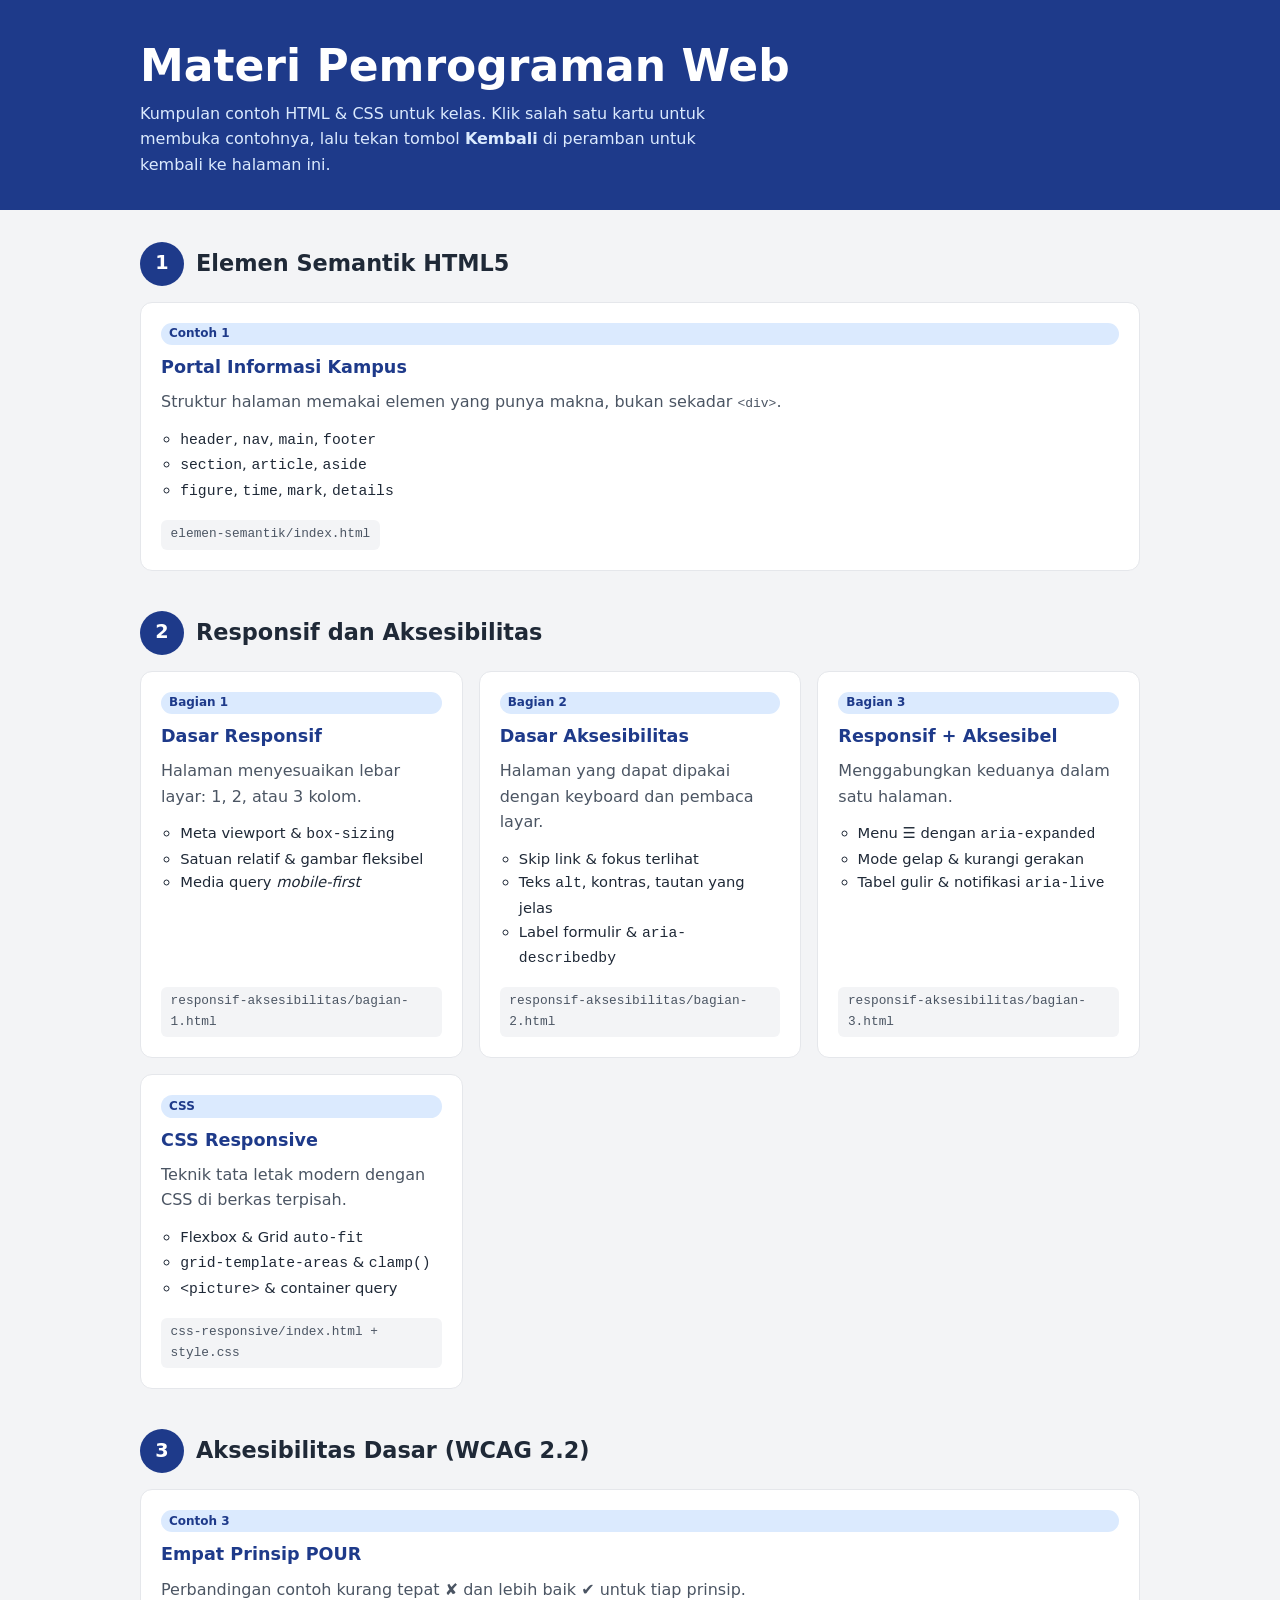
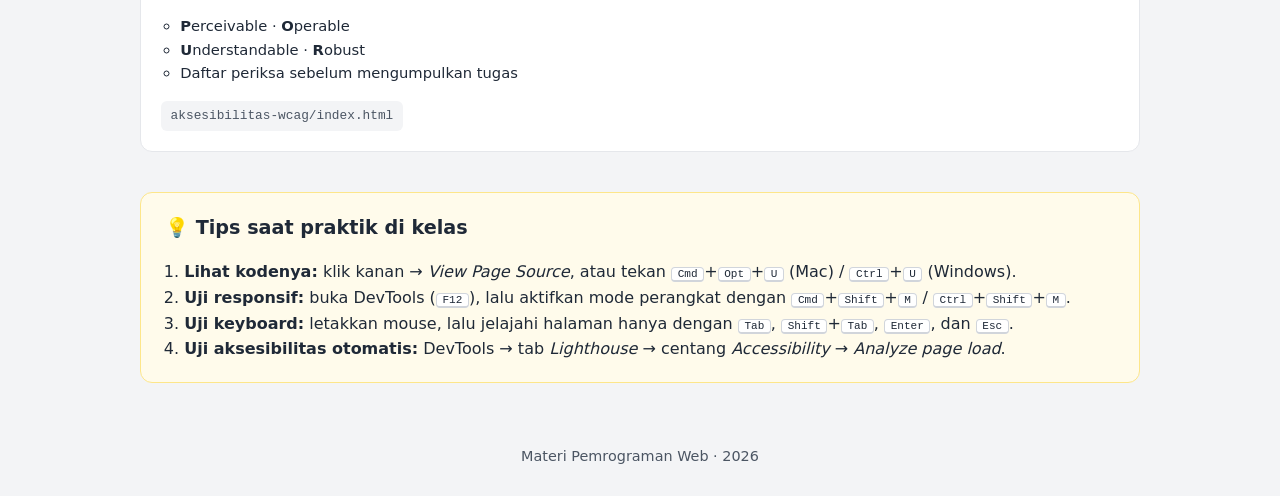
<file: index.html>
<!DOCTYPE html>
<html lang="id">
<head>
  <meta charset="UTF-8">
  <meta name="viewport" content="width=device-width, initial-scale=1.0">
  <title>Materi Pemrograman Web — Daftar Contoh</title>
  <style>
    :root {
      --utama: #1e3a8a;
      --utama-muda: #dbeafe;
      --teks: #1f2937;
      --redup: #4b5563;
      --latar: #f3f4f6;
      --kartu: #ffffff;
      --garis: #e5e7eb;
      --fokus: #f59e0b;
    }
    *, *::before, *::after { box-sizing: border-box; }
    body { margin: 0; font-family: system-ui, sans-serif; line-height: 1.6; color: var(--teks); background: var(--latar); }
    :focus-visible { outline: 3px solid var(--fokus); outline-offset: 3px; }
    .wadah { width: min(100% - 2rem, 1000px); margin-inline: auto; }

    header { background: var(--utama); color: #fff; padding: 2.5rem 0 2rem; }
    header h1 { margin: 0 0 .5rem; font-size: clamp(1.7rem, 1rem + 3vw, 2.75rem); line-height: 1.2; }
    header p { margin: 0; color: var(--utama-muda); max-width: 60ch; }

    main { padding-block: 2rem 3rem; }

    .pertemuan { margin-bottom: 2.5rem; }
    .pertemuan__kepala { display: flex; align-items: center; gap: .75rem; margin-bottom: 1rem; }
    .nomor {
      flex: none; width: 44px; height: 44px; border-radius: 50%;
      background: var(--utama); color: #fff; font-weight: 700; font-size: 1.2rem;
      display: grid; place-items: center;
    }
    .pertemuan h2 { margin: 0; font-size: 1.4rem; }

    .grid { list-style: none; padding: 0; margin: 0; display: grid; gap: 1rem;
            grid-template-columns: repeat(auto-fit, minmax(min(100%, 280px), 1fr)); }

    /* Seluruh kartu dapat diklik: tautan di judul diperluas lewat ::after */
    .kartu {
      position: relative;
      background: var(--kartu);
      border: 1px solid var(--garis);
      border-radius: 12px;
      padding: 1.25rem;
      display: flex; flex-direction: column;
      transition: transform .15s, box-shadow .15s, border-color .15s;
    }
    .kartu:hover { transform: translateY(-3px); box-shadow: 0 8px 20px rgba(0,0,0,.08); border-color: var(--utama); }
    .kartu:focus-within { border-color: var(--utama); }
    .kartu h3 { margin: 0 0 .5rem; font-size: 1.1rem; }
    .kartu h3 a { color: var(--utama); text-decoration: none; }
    .kartu h3 a::after { content: ""; position: absolute; inset: 0; border-radius: 12px; }
    .kartu p { margin: 0 0 .75rem; color: var(--redup); }
    .kartu ul { margin: 0 0 1rem; padding-left: 1.2rem; font-size: .92rem; }
    .berkas { margin-top: auto; font-family: ui-monospace, monospace; font-size: .8rem; color: var(--redup);
              background: var(--latar); padding: .3rem .6rem; border-radius: 6px; align-self: flex-start; }
    .label { display: inline-block; font-size: .75rem; font-weight: 600; padding: .1rem .5rem; border-radius: 999px;
             background: var(--utama-muda); color: var(--utama); margin-bottom: .5rem; }

    .tips { background: #fffbeb; border: 1px solid #fde68a; border-radius: 12px; padding: 1.25rem 1.5rem; }
    .tips h2 { margin-top: 0; font-size: 1.2rem; }
    .tips ol { margin: 0; padding-left: 1.2rem; }
    kbd { background: #fff; border: 1px solid #d1d5db; border-bottom-width: 2px; border-radius: 4px; padding: 0 .35rem; font-size: .85em; }

    footer { text-align: center; color: var(--redup); font-size: .9rem; padding-bottom: 2rem; }

    @media (prefers-reduced-motion: reduce) { .kartu { transition: none; } .kartu:hover { transform: none; } }
  </style>
</head>
<body>
  <header>
    <div class="wadah">
      <h1>Materi Pemrograman Web</h1>
      <p>Kumpulan contoh HTML &amp; CSS untuk kelas. Klik salah satu kartu untuk membuka contohnya,
         lalu tekan tombol <strong>Kembali</strong> di peramban untuk kembali ke halaman ini.</p>
    </div>
  </header>

  <main class="wadah">

    <!-- ========== 1 ========== -->
    <section class="pertemuan" aria-labelledby="m1">
      <div class="pertemuan__kepala">
        <span class="nomor" aria-hidden="true">1</span>
        <h2 id="m1">Elemen Semantik HTML5</h2>
      </div>
      <ul class="grid">
        <li class="kartu">
          <span class="label">Contoh 1</span>
          <h3><a href="elemen-semantik/index.html">Portal Informasi Kampus</a></h3>
          <p>Struktur halaman memakai elemen yang punya makna, bukan sekadar <code>&lt;div&gt;</code>.</p>
          <ul>
            <li><code>header</code>, <code>nav</code>, <code>main</code>, <code>footer</code></li>
            <li><code>section</code>, <code>article</code>, <code>aside</code></li>
            <li><code>figure</code>, <code>time</code>, <code>mark</code>, <code>details</code></li>
          </ul>
          <span class="berkas">elemen-semantik/index.html</span>
        </li>
      </ul>
    </section>

    <!-- ========== 2 ========== -->
    <section class="pertemuan" aria-labelledby="m2">
      <div class="pertemuan__kepala">
        <span class="nomor" aria-hidden="true">2</span>
        <h2 id="m2">Responsif dan Aksesibilitas</h2>
      </div>
      <ul class="grid">
        <li class="kartu">
          <span class="label">Bagian 1</span>
          <h3><a href="responsif-aksesibilitas/bagian-1.html">Dasar Responsif</a></h3>
          <p>Halaman menyesuaikan lebar layar: 1, 2, atau 3 kolom.</p>
          <ul>
            <li>Meta viewport &amp; <code>box-sizing</code></li>
            <li>Satuan relatif &amp; gambar fleksibel</li>
            <li>Media query <em>mobile-first</em></li>
          </ul>
          <span class="berkas">responsif-aksesibilitas/bagian-1.html</span>
        </li>
        <li class="kartu">
          <span class="label">Bagian 2</span>
          <h3><a href="responsif-aksesibilitas/bagian-2.html">Dasar Aksesibilitas</a></h3>
          <p>Halaman yang dapat dipakai dengan keyboard dan pembaca layar.</p>
          <ul>
            <li>Skip link &amp; fokus terlihat</li>
            <li>Teks <code>alt</code>, kontras, tautan yang jelas</li>
            <li>Label formulir &amp; <code>aria-describedby</code></li>
          </ul>
          <span class="berkas">responsif-aksesibilitas/bagian-2.html</span>
        </li>
        <li class="kartu">
          <span class="label">Bagian 3</span>
          <h3><a href="responsif-aksesibilitas/bagian-3.html">Responsif + Aksesibel</a></h3>
          <p>Menggabungkan keduanya dalam satu halaman.</p>
          <ul>
            <li>Menu ☰ dengan <code>aria-expanded</code></li>
            <li>Mode gelap &amp; kurangi gerakan</li>
            <li>Tabel gulir &amp; notifikasi <code>aria-live</code></li>
          </ul>
          <span class="berkas">responsif-aksesibilitas/bagian-3.html</span>
        </li>
        <li class="kartu">
          <span class="label">CSS</span>
          <h3><a href="css-responsive/index.html">CSS Responsive</a></h3>
          <p>Teknik tata letak modern dengan CSS di berkas terpisah.</p>
          <ul>
            <li>Flexbox &amp; Grid <code>auto-fit</code></li>
            <li><code>grid-template-areas</code> &amp; <code>clamp()</code></li>
            <li><code>&lt;picture&gt;</code> &amp; container query</li>
          </ul>
          <span class="berkas">css-responsive/index.html + style.css</span>
        </li>
      </ul>
    </section>

    <!-- ========== 3 ========== -->
    <section class="pertemuan" aria-labelledby="m3">
      <div class="pertemuan__kepala">
        <span class="nomor" aria-hidden="true">3</span>
        <h2 id="m3">Aksesibilitas Dasar (WCAG 2.2)</h2>
      </div>
      <ul class="grid">
        <li class="kartu">
          <span class="label">Contoh 3</span>
          <h3><a href="aksesibilitas-wcag/index.html">Empat Prinsip POUR</a></h3>
          <p>Perbandingan contoh kurang tepat ✘ dan lebih baik ✔ untuk tiap prinsip.</p>
          <ul>
            <li><strong>P</strong>erceivable · <strong>O</strong>perable</li>
            <li><strong>U</strong>nderstandable · <strong>R</strong>obust</li>
            <li>Daftar periksa sebelum mengumpulkan tugas</li>
          </ul>
          <span class="berkas">aksesibilitas-wcag/index.html</span>
        </li>
      </ul>
    </section>

    <!-- ========== Tips ========== -->
    <section class="tips" aria-labelledby="tips">
      <h2 id="tips">💡 Tips saat praktik di kelas</h2>
      <ol>
        <li><strong>Lihat kodenya:</strong> klik kanan → <em>View Page Source</em>, atau tekan <kbd>Cmd</kbd>+<kbd>Opt</kbd>+<kbd>U</kbd> (Mac) / <kbd>Ctrl</kbd>+<kbd>U</kbd> (Windows).</li>
        <li><strong>Uji responsif:</strong> buka DevTools (<kbd>F12</kbd>), lalu aktifkan mode perangkat dengan <kbd>Cmd</kbd>+<kbd>Shift</kbd>+<kbd>M</kbd> / <kbd>Ctrl</kbd>+<kbd>Shift</kbd>+<kbd>M</kbd>.</li>
        <li><strong>Uji keyboard:</strong> letakkan mouse, lalu jelajahi halaman hanya dengan <kbd>Tab</kbd>, <kbd>Shift</kbd>+<kbd>Tab</kbd>, <kbd>Enter</kbd>, dan <kbd>Esc</kbd>.</li>
        <li><strong>Uji aksesibilitas otomatis:</strong> DevTools → tab <em>Lighthouse</em> → centang <em>Accessibility</em> → <em>Analyze page load</em>.</li>
      </ol>
    </section>
  </main>

  <footer>
    <p>Materi Pemrograman Web · 2026</p>
  </footer>
</body>
</html>
</file>
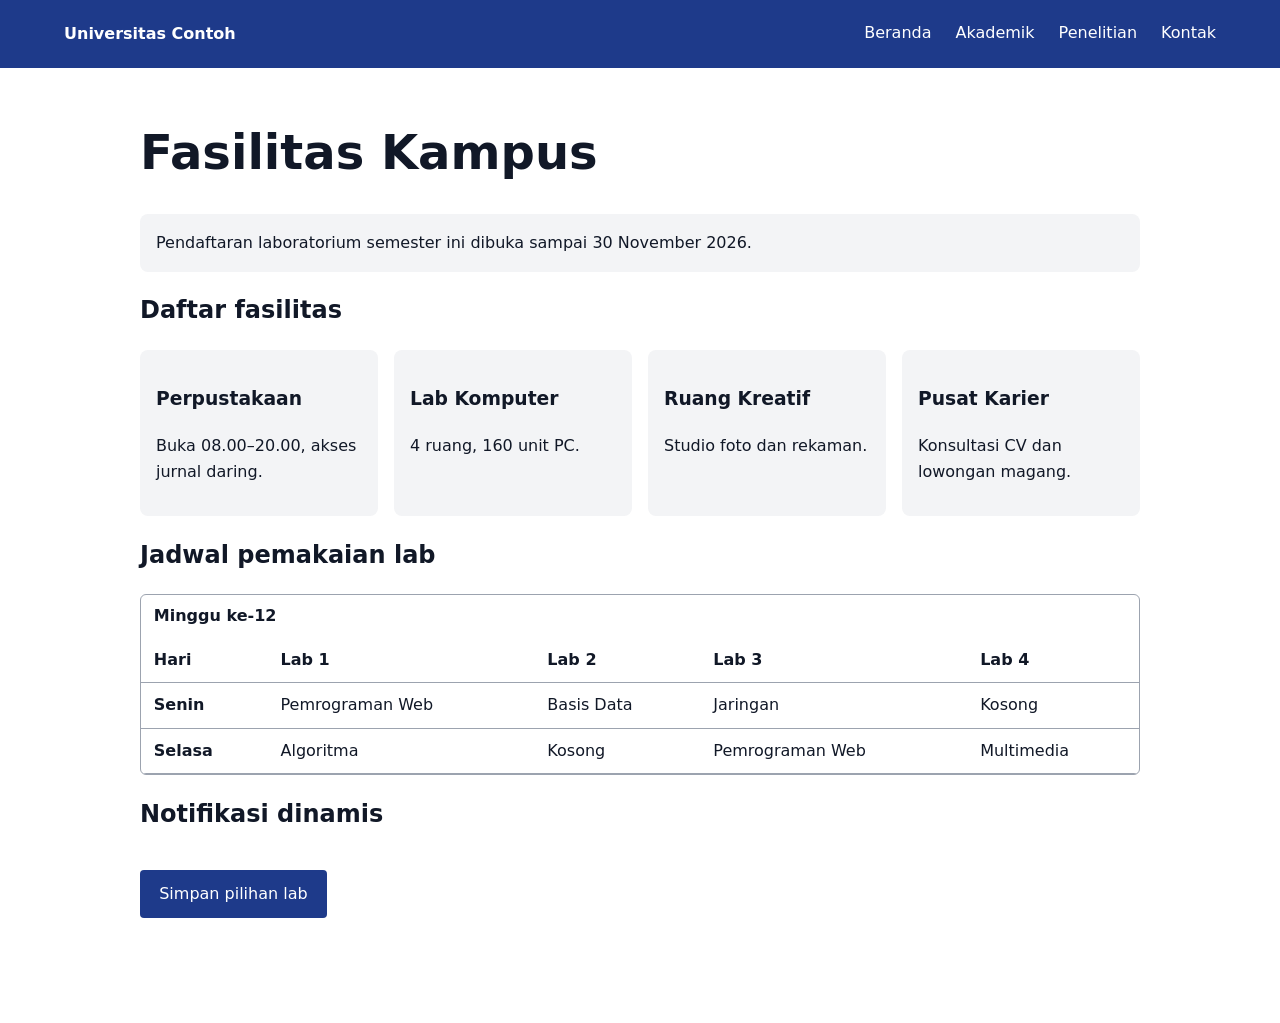
<file: responsif-aksesibilitas/bagian-3.html>
<!DOCTYPE html>
<html lang="id">
<head>
  <meta charset="UTF-8">
  <meta name="viewport" content="width=device-width, initial-scale=1.0">
  <title>Bagian 3 — Responsif + Aksesibel Sekaligus</title>
  <style>
    /* 1. Variabel warna + mode gelap mengikuti setelan sistem pengguna */
    :root {
      --latar: #ffffff;
      --teks: #111827;
      --utama: #1e3a8a;
      --kartu: #f3f4f6;
      --fokus: #f59e0b;
    }
    @media (prefers-color-scheme: dark) {
      :root {
        --latar: #0f172a;
        --teks: #e5e7eb;
        --utama: #3b82f6;
        --kartu: #1e293b;
      }
    }

    *, *::before, *::after { box-sizing: border-box; }
    body { margin: 0; font-family: system-ui, sans-serif; line-height: 1.6; background: var(--latar); color: var(--teks); }
    :focus-visible { outline: 3px solid var(--fokus); outline-offset: 2px; }

    /* 2. Navigasi responsif: di ponsel menjadi menu yang dibuka lewat tombol */
    .kepala { display: flex; justify-content: space-between; align-items: center; padding: .75rem 5%; background: var(--utama); color: #fff; flex-wrap: wrap; }
    .kepala a { color: #fff; text-decoration: none; }
    .tombol-menu {
      background: transparent; color: #fff; border: 2px solid #fff; border-radius: 4px;
      padding: .4rem .8rem; font: inherit; cursor: pointer;
      /* 3. Target sentuh minimal 44×44px agar mudah ditekan jari */
      min-height: 44px; min-width: 44px;
    }
    .nav-utama { flex-basis: 100%; }
    .menu { list-style: none; margin: 0; padding: 0; width: 100%; display: none; }
    .menu.terbuka { display: block; }
    .menu a { display: block; padding: .75rem 0; min-height: 44px; }

    @media (min-width: 768px) {
      .tombol-menu { display: none; }
      .nav-utama { flex-basis: auto; }
      .menu { display: flex !important; width: auto; gap: 1.5rem; }
      .menu a { padding: .5rem 0; }
    }

    .wadah { width: 90%; max-width: 1000px; margin: 0 auto; padding: 1.5rem 0 3rem; }

    /* 4. Tipografi cair: clamp(min, ideal, maks) — tanpa media query */
    h1 { font-size: clamp(1.6rem, 4vw + 1rem, 3rem); line-height: 1.2; }

    /* 5. Grid otomatis: kolom bertambah sendiri sesuai ruang yang tersedia */
    .galeri { display: grid; grid-template-columns: repeat(auto-fit, minmax(220px, 1fr)); gap: 1rem; padding: 0; list-style: none; }
    .galeri li { background: var(--kartu); border-radius: 8px; padding: 1rem; }

    /* 6. Tabel lebar: dibungkus wadah yang bisa digulir & difokus, bukan merusak tata letak */
    .wadah-tabel { overflow-x: auto; border: 1px solid #9ca3af; border-radius: 6px; }
    table { border-collapse: collapse; width: 100%; min-width: 600px; }
    th, td { padding: .6rem .8rem; border-bottom: 1px solid #9ca3af; text-align: left; }
    caption { text-align: left; font-weight: 600; padding: .5rem .8rem; }

    /* 7. Animasi dihormati: dimatikan bila pengguna memilih "kurangi gerakan" */
    .banner { padding: 1rem; border-radius: 8px; background: var(--kartu); animation: denyut 2s ease-in-out infinite; }
    @keyframes denyut { 50% { transform: scale(1.02); } }
    @media (prefers-reduced-motion: reduce) {
      *, *::before, *::after { animation: none !important; transition: none !important; scroll-behavior: auto !important; }
    }

    /* 8. Wilayah notifikasi */
    .notifikasi { margin-top: 1rem; min-height: 1.6em; font-weight: 600; }
    .tombol { margin-top: 1rem; padding: .7rem 1.2rem; font: inherit; background: var(--utama); color: #fff; border: 0; border-radius: 4px; min-height: 44px; cursor: pointer; }
  </style>
</head>
<body>
  <header class="kepala">
    <a href="#"><strong>Universitas Contoh</strong></a>

    <!-- aria-expanded memberi tahu pembaca layar apakah menu sedang terbuka;
         aria-controls menunjuk elemen yang dikendalikan -->
    <button class="tombol-menu" type="button" aria-expanded="false" aria-controls="menu-utama">
      ☰ Menu
    </button>

    <nav aria-label="Navigasi utama" class="nav-utama">
      <ul id="menu-utama" class="menu">
        <li><a href="#">Beranda</a></li>
        <li><a href="#">Akademik</a></li>
        <li><a href="#">Penelitian</a></li>
        <li><a href="#">Kontak</a></li>
      </ul>
    </nav>
  </header>

  <main class="wadah">
    <h1>Fasilitas Kampus</h1>

    <p class="banner">Pendaftaran laboratorium semester ini dibuka sampai 30 November 2026.</p>

    <h2>Daftar fasilitas</h2>
    <ul class="galeri">
      <li><h3>Perpustakaan</h3><p>Buka 08.00–20.00, akses jurnal daring.</p></li>
      <li><h3>Lab Komputer</h3><p>4 ruang, 160 unit PC.</p></li>
      <li><h3>Ruang Kreatif</h3><p>Studio foto dan rekaman.</p></li>
      <li><h3>Pusat Karier</h3><p>Konsultasi CV dan lowongan magang.</p></li>
    </ul>

    <h2>Jadwal pemakaian lab</h2>
    <!-- role="region" + aria-label + tabindex: wadah gulir dapat dijangkau keyboard -->
    <div class="wadah-tabel" role="region" aria-label="Jadwal pemakaian lab, dapat digulir ke samping" tabindex="0">
      <table>
        <caption>Minggu ke-12</caption>
        <thead>
          <tr><th scope="col">Hari</th><th scope="col">Lab 1</th><th scope="col">Lab 2</th><th scope="col">Lab 3</th><th scope="col">Lab 4</th></tr>
        </thead>
        <tbody>
          <tr><th scope="row">Senin</th><td>Pemrograman Web</td><td>Basis Data</td><td>Jaringan</td><td>Kosong</td></tr>
          <tr><th scope="row">Selasa</th><td>Algoritma</td><td>Kosong</td><td>Pemrograman Web</td><td>Multimedia</td></tr>
        </tbody>
      </table>
    </div>

    <h2>Notifikasi dinamis</h2>
    <button class="tombol" type="button" id="tombol-simpan">Simpan pilihan lab</button>
    <!-- aria-live="polite": perubahan isi dibacakan tanpa memindahkan fokus -->
    <p class="notifikasi" id="notifikasi" role="status" aria-live="polite"></p>
  </main>

  <script>
    // Tombol menu: ganti kelas sekaligus status aria-expanded
    const tombolMenu = document.querySelector('.tombol-menu');
    const menu = document.getElementById('menu-utama');
    tombolMenu.addEventListener('click', () => {
      const terbuka = tombolMenu.getAttribute('aria-expanded') === 'true';
      tombolMenu.setAttribute('aria-expanded', String(!terbuka));
      menu.classList.toggle('terbuka', !terbuka);
    });

    // Tombol Escape menutup menu dan mengembalikan fokus ke tombolnya
    document.addEventListener('keydown', (e) => {
      if (e.key === 'Escape' && menu.classList.contains('terbuka')) {
        tombolMenu.setAttribute('aria-expanded', 'false');
        menu.classList.remove('terbuka');
        tombolMenu.focus();
      }
    });

    // Notifikasi diumumkan pembaca layar lewat aria-live
    document.getElementById('tombol-simpan').addEventListener('click', () => {
      document.getElementById('notifikasi').textContent = '✔ Pilihan lab berhasil disimpan.';
    });
  </script>
</body>
</html>
</file>
